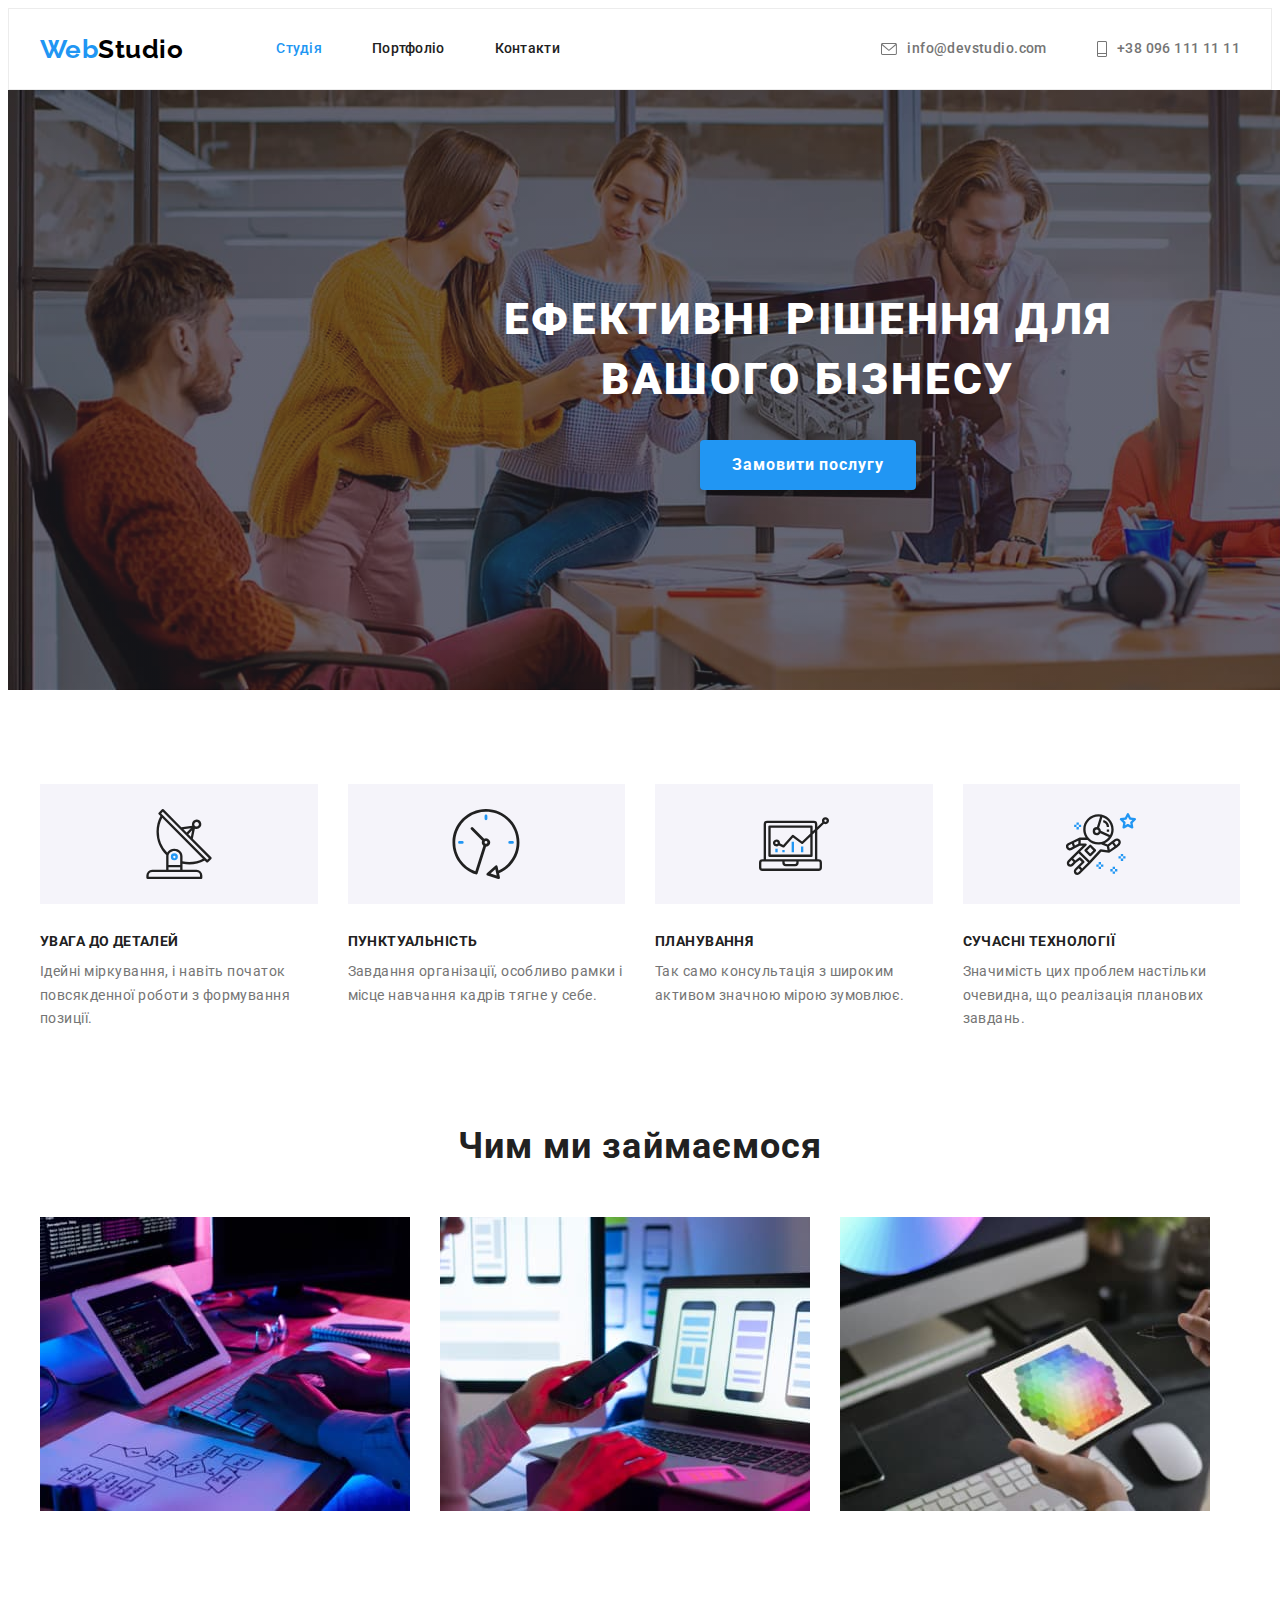
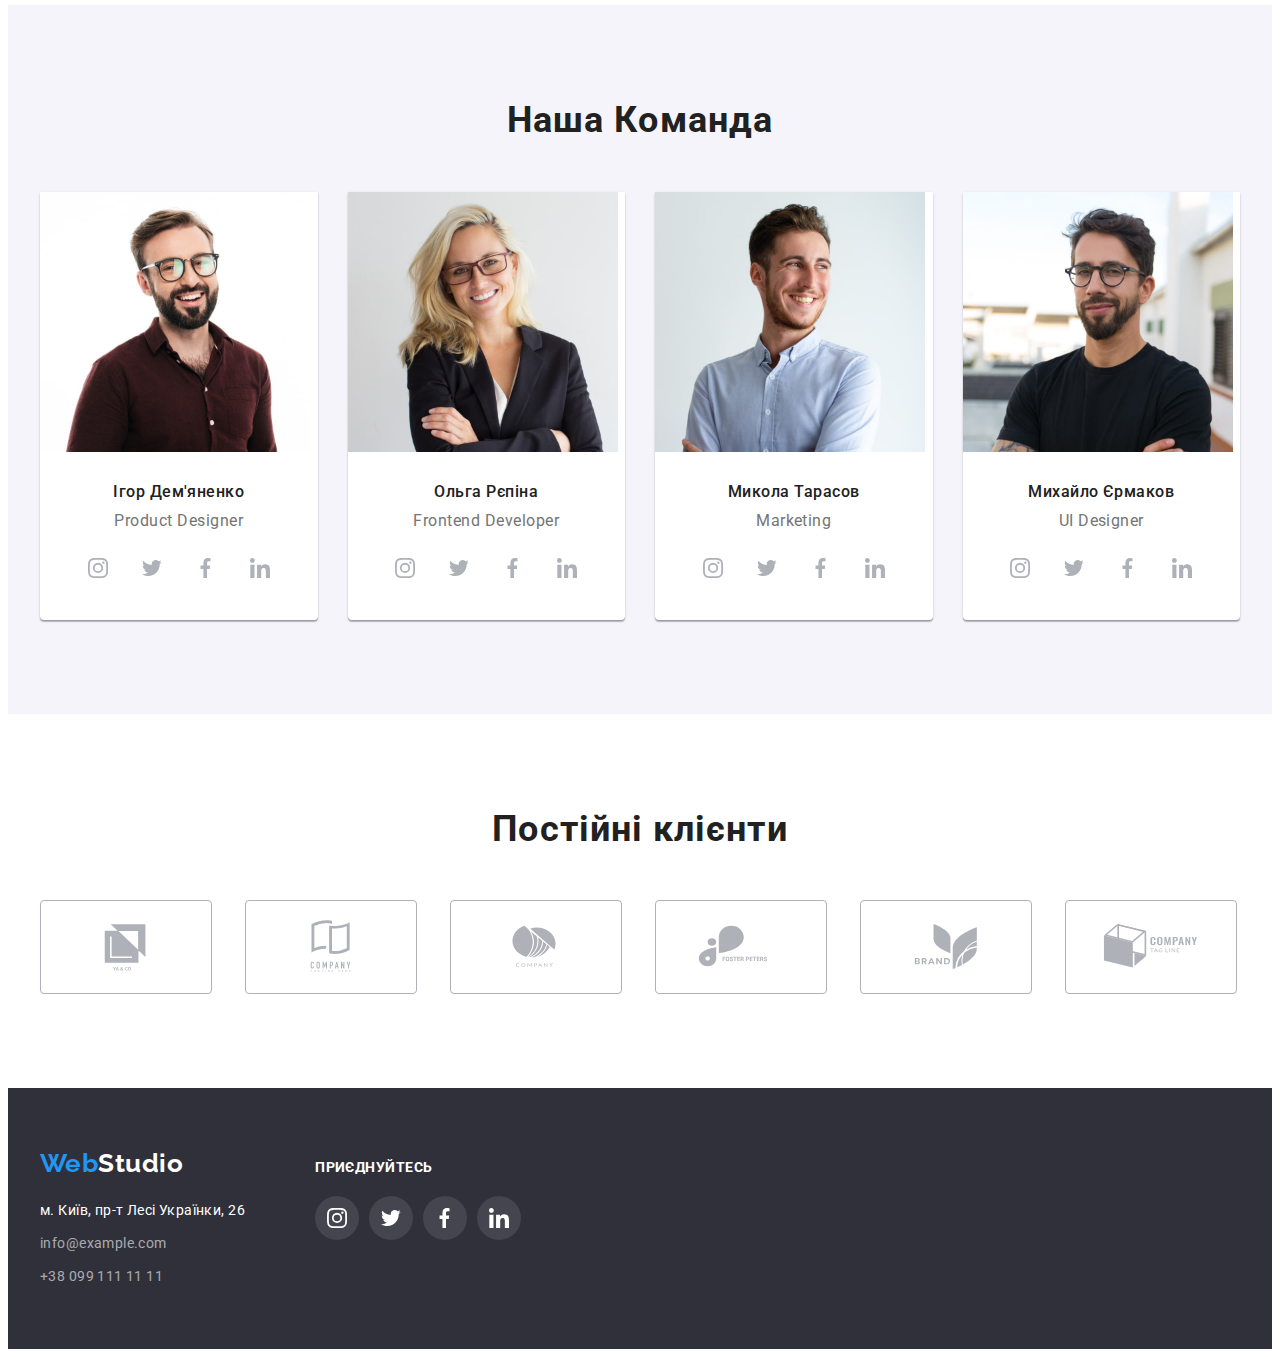
<file: index.html>
<!DOCTYPE html>
<html lang="uk">
  <head>
    <meta charset="UTF-8" />
    <meta http-equiv="X-UA-Compatible" content="IE=edge" />
    <meta name="viewport" content="width=#, initial-scale=1.0" />
    <title>Студія</title>
    <link rel="preconnect" href="https://fonts.googleapis.com">
<link rel="preconnect" href="https://fonts.gstatic.com" crossorigin>
<link href="https://fonts.googleapis.com/css2?family=Raleway:wght@700&family=Roboto:wght@400;500;700;900&display=swap" rel="stylesheet">
   <link rel="stylesheet" href="https://cdnjs.cloudflare.com/ajax/libs/modern-normalize/1.1.0/modern-normalize.min.css" integrity="sha512-wpPYUAdjBVSE4KJnH1VR1HeZfpl1ub8YT/NKx4PuQ5NmX2tKuGu6U/JRp5y+Y8XG2tV+wKQpNHVUX03MfMFn9Q==" crossorigin="anonymous" referrerpolicy="no-referrer" />
<link rel="stylesheet" href="./css/styles.css" />
    
  </head>
  <body class="body">
    <header class="header">
     <div class="main-nav container">
      <a class="logo-link decoration" href="index.html">Web<span class="logo-header decoration">Studio</span></a>
     <nav>
        <ul class="site-nav list">
          <li class="item"><a href="./index.html" class="site-nav-link current decoration">Студія</a></li>
          <li id="portfolio" class="item"><a href="./portfolio.html" class="site-nav-link decoration">Портфоліо</a></li>
          <li class="item"><a href="#" class="site-nav-link decoration">Контакти</a></li>
        </ul>
      </nav>
      <ul class="auth-nav list">
        <li class="item"><a href="mailto:info@devstudio.com" class="auth-nav-link decoration"><svg class="icon-nav" width="16" height="12"><use href="./images/svg/sprite.svg#icon-envelope"></use></svg>info@devstudio.com</a></li>
        <li class="item"><a href="tel:+380961111111" class="auth-nav-link decoration"><svg class="icon-nav" width="10" height="16"><use href="./images/svg/sprite.svg#icon-smartphone"></use></svg>+38 096 111 11 11</a></li>
      </ul>
      </div>
    </header>
   
    <main>
      <section class="hero">
        <h1 class="hero-title">Ефективні рішення для <br>вашого бізнесу</br></h1>
        <button type="button" class="button">Замовити послугу</button>
      </section>
      <section class="section">
        <div class="container">
        <h2 class="title hero-h2">Наші особливості</h2>
        <ul class="list features-list">
          <li class="text">
            <div class="logo-no">
              <svg width="70" height="70"><use href="./images/svg/sprite.svg#icon-antenna"></use></svg></div>
            <h3 class="feature">Увага до деталей</h3>
            <span class="feat"
              >Ідейні міркування, і навіть початок повсякденної роботи з формування позиції.</span
            >
          </li>
          <li class="text">
            <div class="logo-no"><svg width="70" height="70"><use href="./images/svg/sprite.svg#icon-clock"></use></svg></div>
            <h3 class="feature">Пунктуальність</h3>
            <span class="feat">
              Завдання організації, особливо рамки і місце навчання кадрів тягне у себе.</span
            >
          </li>
          <li class="text">
            <div class="logo-no"><svg width="70" height="70"><use href="./images/svg/sprite.svg#icon-diagram"></use></svg></div>
            <h3 class="feature">Планування</h3>
            <span class="feat">
              Так само консультація з широким активом значною мірою зумовлює.</span
            >
          </li>
          <li class="text">
            <div class="logo-no"><svg width="70" height="70"><use href="./images/svg/sprite.svg#icon-astronaut"></use></svg></div>
            <h3 class="feature">Сучасні технології</h3>
            <span class="feat">
              Значимість цих проблем настільки очевидна, що реалізація планових завдань.</span
            >
          </li>
        </ul>
        </div>
      </section>
      <section class="section what-we-do">
        <div class="container">
        <h2 class="title">Чим ми займаємося</h2>
        <ul class="list imgs-list">
          <li class="imgs"><img src="./images/img.jpg" alt="coding" width="370" /></li>
          <li class="imgs"><img src="./images/img-1.jpg" alt="phone set" width="370" /></li>
          <li class="imgs"><img src="./images/img-2.jpg" alt="web design" width="370" /></li>
        </ul>
        
        </div>
      </section>
      <section class="our-team section">
        
        <div class="container">
          <h2 class="title">Наша Команда</h2>
        <ul class="list our-team-list">
          <li class="background team">
            <img src="./images/img-3.jpg" alt="photo1" width="270" />
           <div class="team-container">
             <h3 class="who">Ігор Дем'яненко</h3>
            <p lang="en" class="about">Product Designer</p>
         <ul class="list team-contact-list">
                <li class="team-contact"><a href="#" class="decoration link-logo" ><svg class="icon" width="20" height="20"><use href="./images/svg/sprite.svg#icon-instagram"></use></svg></a></li>
                <li class="team-contact"><a href="#" class="decoration link-logo"><svg class="icon" width="20" height="20"><use href="./images/svg/sprite.svg#icon-twitter"></use></svg></a></li>
                <li class="team-contact"><a href="#" class="decoration link-logo"><svg class="icon" width="20" height="20"><use href="./images/svg/sprite.svg#icon-facebook"></use></svg></a></li>
                <li class="team-contact"><a href="#" class="decoration link-logo"><svg class="icon" width="20" height="20"><use href="./images/svg/sprite.svg#icon-linkedin"></use></svg></a></li>
              </ul>
            </div>
        </li>
            
          <li class="background team">
            <img src="./images/img-4.jpg" alt="photo2" width="270" />
           <div class="team-container"> <h3 class="who">Ольга Рєпіна</h3>
            <p lang="en" class="about">Frontend Developer</p>
            
              <ul class="list team-contact-list">
                <li class="team-contact"><a href="#" class="decoration link-logo"><svg class="icon" width="20" height="20"><use href="./images/svg/sprite.svg#icon-instagram"></use></svg></a></li>
                <li class="team-contact"><a href="#" class="decoration link-logo"><svg class="icon" width="20" height="20"><use href="./images/svg/sprite.svg#icon-twitter"></use></svg></a></li>
                <li class="team-contact"><a href="#" class="decoration link-logo"><svg class="icon" width="20" height="20"><use href="./images/svg/sprite.svg#icon-facebook"></use></svg></a></li>
                <li class="team-contact"><a href="#" class="decoration link-logo"><svg class="icon" width="20" height="20"><use href="./images/svg/sprite.svg#icon-linkedin"></use></svg></a></li>
              </ul>
          </div>
          </li>
          <li class="background team">
            <img src="./images/img-5.jpg" alt="photo3" width="270" />
            <div class="team-container"><h3 class="who">Микола Тарасов</h3>
            <p lang="en" class="about">Marketing</p>
              <ul class="list team-contact-list">
                <li class="team-contact"><a href="#" class="decoration link-logo"><svg class="icon" width="20" height="20"><use href="./images/svg/sprite.svg#icon-instagram"></use></svg></a></li>
                <li class="team-contact"><a href="#" class="decoration link-logo"><svg class="icon" width="20" height="20"><use href="./images/svg/sprite.svg#icon-twitter"></use></svg></a></li>
                <li class="team-contact"><a href="#" class="decoration link-logo"><svg class="icon" width="20" height="20"><use href="./images/svg/sprite.svg#icon-facebook"></use></svg></a></li>
                <li class="team-contact"><a href="#" class="decoration link-logo"><svg class="icon" width="20" height="20"><use href="./images/svg/sprite.svg#icon-linkedin"></use></svg></a></li>
              </ul>
              </div>
          </li>
          <li class="background team">
            <img src="./images/img-6.jpg" alt="photo4" width="270" />
            <div class="team-container"><h3 class="who">Михайло Єрмаков</h3>
            <p lang="en" class="about">UI Designer</p>
           <ul class="list team-contact-list">
                <li class="team-contact"><a href="#" class="decoration link-logo"><svg class="icon" width="20" height="20"><use href="./images/svg/sprite.svg#icon-instagram"></use></svg></a></li>
                <li class="team-contact"><a href="#" class="decoration link-logo"><svg class="icon" width="20" height="20"><use href="./images/svg/sprite.svg#icon-twitter"></use></svg></a></li>
                <li class="team-contact"><a href="#" class="decoration link-logo"><svg class="icon" width="20" height="20"><use href="./images/svg/sprite.svg#icon-facebook"></use></svg></a></li>
                <li class="team-contact"><a href="#" class="decoration link-logo"><svg class="icon" width="20" height="20"><use href="./images/svg/sprite.svg#icon-linkedin"></use></svg></a></li>
              </ul>
          </div>
          </li>
        </ul></div>
      
      </section>

    </main>
    <section class="section">
      <div class="container">
      <h2 class="title">Постійні клієнти</h2>
       <ul class="list our-clients">
       <li class="clients"><a href="#" class="decoration client-link"><svg class="client-icon icon"><use href="./images/svg/sprite.svg#icon-client-1"></use></svg></a></li>
       <li class="clients"><a href="#" class="decoration client-link"><svg class="client-icon icon"><use href="./images/svg/sprite.svg#icon-client-2"></use></svg></a></li>
       <li class="clients"><a href="#" class="decoration client-link"><svg class="client-icon icon"><use href="./images/svg/sprite.svg#icon-client-3"></use></svg></a></li>
       <li class="clients"><a href="#" class="decoration client-link"><svg class="client-icon icon"><use href="./images/svg/sprite.svg#icon-client-4"></use></svg></a></li>
       <li class="clients"><a href="#" class="decoration client-link"><svg class="client-icon icon"><use href="./images/svg/sprite.svg#icon-client-5"></use></svg></a></li>
       <li class="clients"><a href="#" class="decoration client-link"><svg class="client-icon icon"><use href="./images/svg/sprite.svg#icon-client-6"></use></svg></a></li>
       </ul>
      </div>
    </section>
     
      <footer class="footer">
      <div class="container footer-div">
        <div class="footer-nav">
        <a class="logo decoration" href="index.html">Web<span class="logo-head  decoration">Studio</span></a>
      <ul class="foot-nav list">
        <li class="foot-list">
          <a
            href=https://goo.gl/maps/ps1MHNvpvdkXfW2N9
            class="address decoration"
            >м. Київ, пр-т Лесі Українки, 26</a
          >
        </li>
        <li class="foot-list"><a href="mailto:info@example.com" class="mail-foot decoration">info@example.com</a></li>
        <li class="foot-list"><a href="tel:+380991111111" class="tell-foot decoration">+38 099 111 11 11</a></li>
        </ul>
     </div>
     <div class="footer-contacts">
      <h3 class="foot-title">приєднуйтесь</h3>
      <ul class="list foot-contact">
        <li class="foot-link"><a href="#" class="decoration link"><svg class="icon foot-icon" width="20" height="20"><use href="./images/svg/sprite.svg#icon-instagram"></use></svg></a></li>
        <li class="foot-link"><a href="#" class="decoration link"><svg class="icon foot-icon" width="20" height="20"><use href="./images/svg/sprite.svg#icon-twitter"></use></svg></a></li>
        <li class="foot-link"><a href="#" class="decoration link"><svg class="icon foot-icon" width="20" height="20"><use href="./images/svg/sprite.svg#icon-facebook"></use></svg></a></li>
        <li class="foot-link"><a href="#" class="decoration link"><svg class="icon foot-icon" width="20" height="20"><use href="./images/svg/sprite.svg#icon-linkedin"></use></svg></a></li>
      </ul>
     </div>
  </div>
    </footer>
    
  </body>
</html>
</file>
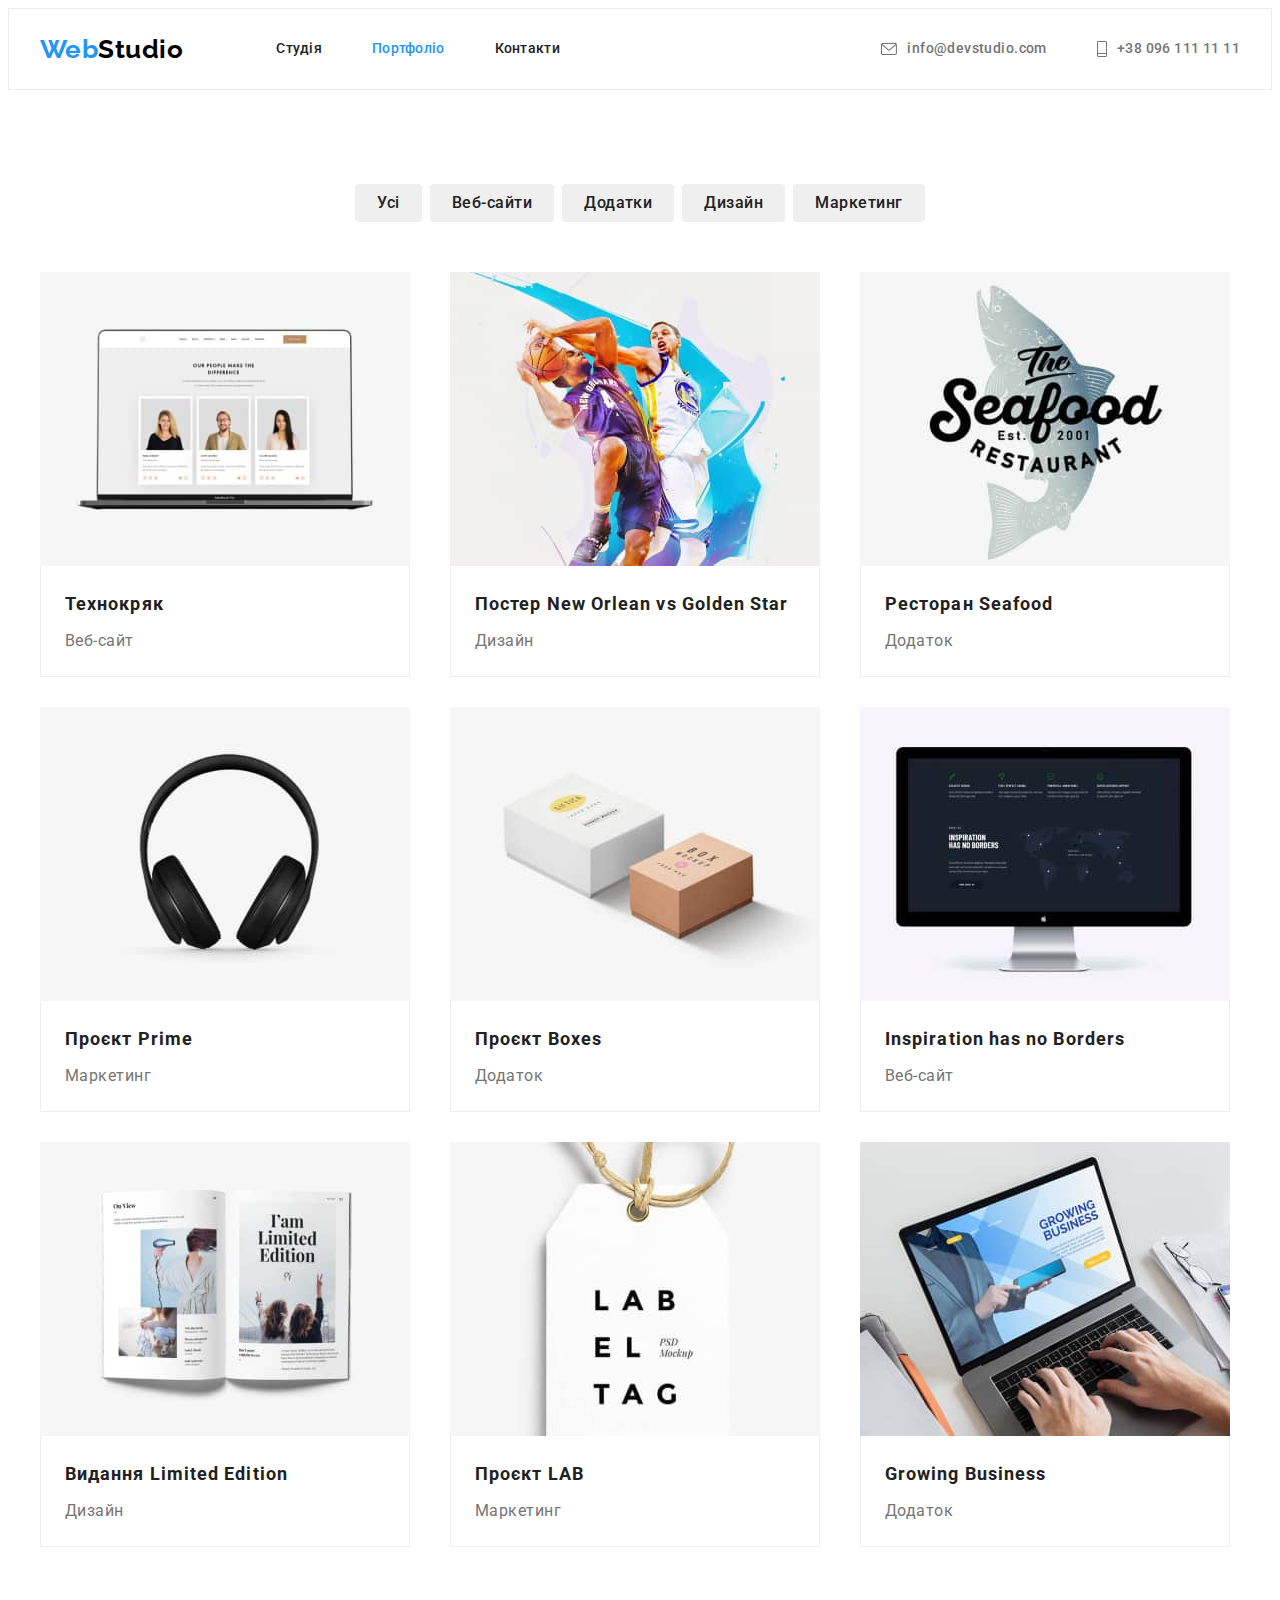
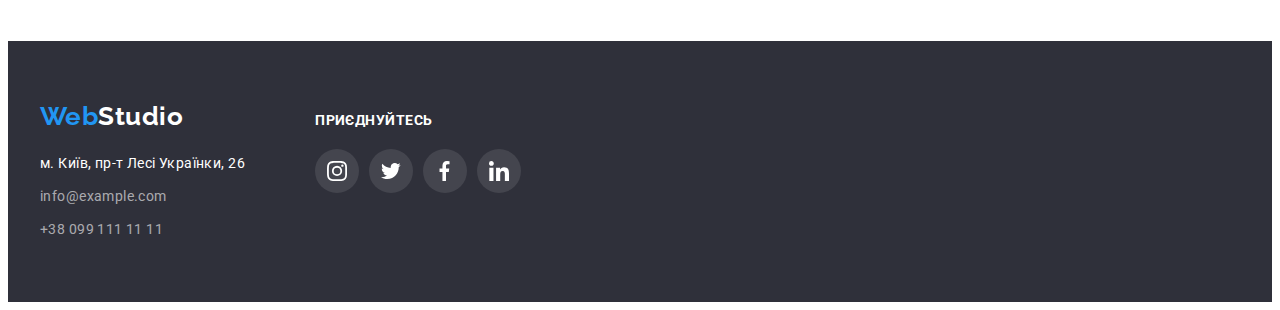
<file: portfolio.html>
<!DOCTYPE html>
<html lang="uk">
  <head>
    <meta charset="UTF-8" />
    <meta http-equiv="X-UA-Compatible" content="IE=edge" />
    <meta name="viewport" content="width=device-width, initial-scale=1.0" />
    <title>Портфоліо</title>
    <link rel="preconnect" href="https://fonts.googleapis.com">
<link rel="preconnect" href="https://fonts.gstatic.com" crossorigin>
<link href="https://fonts.googleapis.com/css2?family=Raleway:wght@700&family=Roboto:wght@400;500;700;900&display=swap" rel="stylesheet">
<link rel="stylesheet" href="https://cdnjs.cloudflare.com/ajax/libs/modern-normalize/1.1.0/modern-normalize.min.css" integrity="sha512-wpPYUAdjBVSE4KJnH1VR1HeZfpl1ub8YT/NKx4PuQ5NmX2tKuGu6U/JRp5y+Y8XG2tV+wKQpNHVUX03MfMFn9Q==" crossorigin="anonymous" referrerpolicy="no-referrer" />
<link rel="stylesheet" href="./css/styles.css" />
    
  </head>
  <body class="body">
    <header class="header">
      <div class="container main-nav">
      <a class="logo-link decoration" href="index.html">Web<span class="logo-header decoration">Studio</span></a>
      <nav>
        <ul class="site-nav list">
          <li class="item"><a href="./index.html" class="site-nav-link decoration">Студія</a></li>
          <li class="item"><a href="./portfolio.html" class="site-nav-link current decoration">Портфоліо</a></li>
          <li class="item"><a href="#" class="site-nav-link decoration">Контакти</a></li>
        </ul>
      </nav>
      <ul class="auth-nav list">
        <li class="item"><a href="mailto:info@devstudio.com" class="auth-nav-link decoration"><svg class="icon-nav" width="16" height="12"><use href="./images/svg/sprite.svg#icon-envelope"></use></svg>info@devstudio.com</a></li>
        <li class="item"><a href="tel:+380961111111" class="auth-nav-link decoration"><svg class="icon-nav" width="10" height="16"><use href="./images/svg/sprite.svg#icon-smartphone"></use></svg>+38 096 111 11 11</a></li>
      </ul>
      </div>
    </header>
    <main>
      <section class="section">
          <div class="container">
         <h1 class="hero-h2">Портфоліо</h1>
            <ul class="list button-list">
               <li class="buttons"><button type="button" class="button-log">Усі</button></li>
          <li class="buttons"><button type="button" class="button-log">Веб-сайти</button></li>
          <li class="buttons"><button type="button" class="button-log"> Додатки</button></li>
          <li class="buttons"><button type="button" class="button-log">Дизайн</button></li>
          <li class="buttons"><button type="button" class="button-log">Маркетинг</button></li>
        </ul></div>
      <div class="container">
        
        <ul class="list card-set">
          
          <li class="item">
           <a href="#" class="decoration cards"><img src="./images/portfolio/img.jpg" alt="технокряк" width="370" />
            <div class="p-card"><h2 class="p-title">Технокряк</h2>
            <p class="description">Веб-сайт</p></div></a> 
          </li>
          
          <li class="item">
            <a href="#" class="decoration cards"><img src="./images/portfolio/img-1.jpg" alt="Дизайн" width="370" />
            <div class="p-card"><h2 class="p-title">Постер New Orlean vs Golden Star</h2>
            <p class="description">Дизайн</p></div></a>
          </li>
          
          <li class="item">
            <a href="#" class="decoration cards"><img src="./images/portfolio/img-2.jpg" alt="Додаток" width="370" />
           <div class="p-card"><h2 class="p-title">Ресторан Seafood</h2>
            <p class="description">Додаток</p></div></a>
          </li>
          
          <li class="item">
            <a href="#" class="decoration cards"><img src="./images/portfolio/img-3.jpg" alt="Маркетинг" width="370" />
            <div class="p-card"><h2 class="p-title">Проєкт Prime</h2>
            <p class="description">Маркетинг</p></div></a>
          </li>
          
          <li class="item">
            <a href="#" class="decoration cards"><img src="./images/portfolio/img-4.jpg" alt="Додаток" width="370" />
            <div class="p-card"><h2 class="p-title">Проєкт Boxes</h2>
            <p class="description">Додаток</p></div></a>
          </li>
         
          <li class="item">
           <a href="#" class="decoration cards"> <img src="./images/portfolio/img-5.jpg" alt="Веб-сайт" width="370" />
            <div class="p-card"><h2 class="p-title">Inspiration has no Borders</h2>
            <p class="description">Веб-сайт</p></div></a>
          </li>
          
          <li class="item"> 
            <a href="#" class="decoration cards"><img src="./images/portfolio/img-6.jpg" alt="Дизайн" width="370" />
            <div class="p-card"><h2 class="p-title">Видання Limited Edition</h2>
            <p class="description">Дизайн</p></div></a>
          </li>
         
          <li class="item">
            <a href="#" class="decoration cards"><img src="./images/portfolio/img-7.jpg" alt="Маркетинг" width="370" />
            <div class="p-card"><h2 class="p-title">Проєкт LAB</h2>
            <p class="description">Маркетинг</p></div></a>
          </li>
          
          <li class="item">
            <a href="#" class="decoration cards"><img src="./images/portfolio/img-8.jpg" alt="Додаток" width="370" />
            <div class="p-card"><h2 class="p-title">Growing Business</h2>
            <p class="description">Додаток</p></div></a>
          </li>
        </ul>
        </div>
      </section>
    </main>
    <footer class="footer">
      <div class="container footer-div">
        <div class="footer-nav"><a class="logo decoration" href="index.html">Web<span class="logo-head  decoration">Studio</span></a>
      <ul class="foot-nav list">
        <li class="foot-list">
          <a
            href=https://goo.gl/maps/ps1MHNvpvdkXfW2N9
            class="address decoration"
            >м. Київ, пр-т Лесі Українки, 26</a
          >
        </li>
        <li class="foot-list"><a href="mailto:info@example.com" class="mail-foot decoration">info@example.com</a></li>
        <li class="foot-list"><a href="tel:+380991111111" class="tell-foot decoration">+38 099 111 11 11</a></li>
      </ul>
      </div>
      <div class="footer-contacts">
      <h3 class="foot-title">приєднуйтесь</h3>
      <ul class="list foot-contact">
        <li class="foot-link"><a href="#" class="decoration link"><svg class="icon foot-icon" width="20" height="20"><use href="./images/svg/sprite.svg#icon-instagram"></use></svg></a></li>
        <li class="foot-link"><a href="#" class="decoration link"><svg class="icon foot-icon" width="20" height="20"><use href="./images/svg/sprite.svg#icon-twitter"></use></svg></a></li>
        <li class="foot-link"><a href="#" class="decoration link"><svg class="icon foot-icon" width="20" height="20"><use href="./images/svg/sprite.svg#icon-facebook"></use></svg></a></li>
        <li class="foot-link"><a href="#" class="decoration link"><svg class="icon foot-icon" width="20" height="20"><use href="./images/svg/sprite.svg#icon-linkedin"></use></svg></a></li>
      </ul>
     </div>
     </div>
    </footer>
  </body>
</html>
</file>
<file: css/styles.css>
h1,
h2,
h3,
h4,
p {
  margin-top: 0;
  margin-bottom: 0;
}
ul {
  margin-top: 0;
  margin-bottom: 0;
  padding-left: 0;
}
img {
  display: block;
}
:root {
  
  --primary-text-color: #212121;
  --hover-logo-buttonfont-color: #2196f3;
  --text-color: #212121;
  --description-about-color: #757575;
  --card-set-gap:30px;
  --svg-color:#AFB1B8;
}
.body {
  background-color: #ffffff;
  color: var(--primary-text-color);
  font-family: 'Roboto', sans-serif;
  font-size: 16px;
  letter-spacing: 0.03em;
}
.decoration {
  text-decoration: none;
}
.list {
  list-style: none;
}
/*logo*/
.logo-link {
  color: var(--hover-logo-buttonfont-color);
  font-family: 'Raleway', sans-serif;
  font-weight: 700;
  font-size: 26px;
  line-height: 1.19;
}
.logo-header {
  color: #000000;
}
.container {
  width: 1200px;
  padding-left: 15px;
  padding-right: 15px;
  margin-left: auto;
  margin-right: auto;
}
.section {
  padding-top: 94px;
  padding-bottom: 94px;
}
.header{
  border: 1px solid #ECECEC;
}
.main-nav {
  display: flex;
  align-items: center;
}

/*site-nav*/

.site-nav {
  display: flex;
  margin-left: 93px;
}

.site-nav .item:not(:last-child) {
  margin-right: 50px;
}

.site-nav-link {
  display: block;
  padding-top: 32px;
  padding-bottom: 32px;

  font-family: 'Roboto', sans-serif;
  font-weight: 500;
  font-size: 14px;
  line-height: 1.14;
  letter-spacing: 0.02em;
  color: var(--text-color);
}
.site-nav-link.current {
  color: var(--hover-logo-buttonfont-color);
}
.site-nav-link:hover,
.site-nav-link:focus {
  color: var(--hover-logo-buttonfont-color);
}

.site-nav-link.current {
  color: var(--hover-logo-buttonfont-color);
}
/*auth-nav*/
.auth-nav {
  display: flex;
  margin-left: auto;
}
.auth-nav .item + .item {
  margin-left: 50px;
}
.auth-nav-link {
  color: var(--description-about-color);
  display: flex;
  justify-content: center;
  align-items: center;
  padding-top: 21px;
  padding-bottom: 21px;
  

  font-weight: 500;
  font-style: normal;
  font-size: 14px;
  line-height: 1.71;
  letter-spacing: 0.03em;
  color: var(--description-about-color);
}
.auth-nav-link:hover,
.auth-nav-link:focus
{
  color: var(--hover-logo-buttonfont-color);
  
}
.icon-nav{
  fill:currentColor;
  margin-right: 10px;
}
/*hero*/
.hero {
  padding-top: 200px;
  padding-bottom: 200px;
  margin-left: auto;
  margin-right: auto;
  width: 1600px;
  text-align: center;
  background-color: #2f303a;
  background-image: linear-gradient(rgba(47, 48, 58, 0.4),rgba(47, 48, 58, 0.4)), url(../images/Img-hw4.jpg);
  background-repeat: no-repeat;
  background-position: center;
  background-size: cover;
}
.hero-title {
  margin-bottom: 30px;
  font-weight: 900;
  font-size: 44px;
  line-height: 1.36;
  letter-spacing: 0.06em;
  text-transform: uppercase;
  color: #ffffff;
}
.button {
  min-width: 216px;
  padding: 10px 32px;
  cursor: pointer;
  background-color: var(--hover-logo-buttonfont-color);
  color: #ffffff;
  box-shadow: 0px 4px 4px rgba(0, 0, 0, 0.15);
  border: none;
  border-radius: 4px;
  text-align: center;
  font-weight: 700;
  font-family: 'Roboto', sans-serif;
  font-size: 16px;
  line-height: 1.875;
  letter-spacing: 0.06em;
}
.button:focus {
  color: #ffffff;
}
.button:hover {
  background-color: #188ce8;
}
/*features*/
.features-list {
  display: flex;
  margin-left: calc(-1 * var(--card-set-gap));
}
.features-list>.text{
  flex-basis: calc(100% / 3 - var(--card-set-gap));;
  margin-left:var(--card-set-gap);
}
 
.feature {
  margin-bottom: 10px;
  font-weight: 700;
  font-size: 14px;
  line-height: 1.14;
  letter-spacing: 0.03em;
  text-transform: uppercase;
}

.feat {
  color: var(--description-about-color);
  font-style: normal;
  font-size: 14px;
  line-height: 1.71;
}
.logo-no{
  display: flex;
  height: 120px;
  background-color: #f5f4fa;
  margin-bottom: 30px;
  align-items: center;
  justify-content: center;
}
.what-we-do{
  padding-top: 0;
}
.imgs-list {
  display: flex;
  
}
.imgs-list .imgs:not(:last-child) {
  margin-right: 30px;
}
/*title*/
.title {
  margin-bottom: 50px;
  font-weight: 700;
  font-size: 36px;
  line-height: 1.17;
  text-align: center;
  letter-spacing: 0.03em;
  color: var(--text-color);
}
.team-container {
  padding: 30px;
 }
.our-team {
  background-color: #f5f4fa;
  }
.our-team-list {
  display: flex;
  margin-left: calc(-1 * var(--card-set-gap));
}
.our-team-list > .team {
  flex-basis: calc(100% / 4 - var(--card-set-gap));
  margin-left: var(--card-set-gap);
}



.background {
  background-color: #ffffff;
  box-shadow: 0px 1px 3px rgba(0, 0, 0, 0.12), 0px 1px 1px rgba(0, 0, 0, 0.14), 0px 2px 1px rgba(0, 0, 0, 0.2);
  border-radius: 0px 0px 4px 4px;
}
.who {
  margin-bottom: 10px;
  font-weight: 500;
  font-size: 16px;
  line-height: 1.19;
  text-align: center;
  letter-spacing: 0.03em;
}
.about {
  font-weight: 400;
  font-size: 16px;
  line-height: 1.19;
  text-align: center;
  letter-spacing: 0.03em;
  color: var(--description-about-color);
  margin-bottom: 16px;
}
.team-contact-list {
  display: flex;
  align-items: center;
  justify-content: center;
  margin-right: calc(-1* 0px)
  }
.team-contact-list .team-contact+.team-contact{
   margin-left: 10px;
}

.link-logo {
  display: flex;
  justify-content: center;
  align-items: center;
  width: 44px;
  height: 44px;
  border-radius: 50%;
  color: var(--svg-color);
  
}

.link-logo:hover,
.link-logo:focus {
  color: white;
  background-color: var(--hover-logo-buttonfont-color);
}
.icon {
  fill: currentColor;

}
/* our clients */
.our-clients{
  display: flex;
  justify-content: center;
  align-items: center;
}
.client-link{
display: flex;
  justify-content: center;
  align-items: center;
  width: 170px;
  height: 92px;
  border: 1px solid;
  border-radius: 4px;
  color: var(--svg-color);
}
.client-icon{
  width: 106px;
  height: 60px;
  }
.client-link:hover,
.client-link:focus{
   color: var(--hover-logo-buttonfont-color);
}
.our-clients {
  margin-left: calc(-1 * var(--card-set-gap));
}

.our-clients>.clients {
  flex-basis: calc(100% / 6 - var(--card-set-gap));
  margin-left: var(--card-set-gap);
}

/*footer*/
.footer-div{
  display: flex;
  justify-content: baseline;
  align-items: baseline;
}
.footer-nav{
  
  margin-right: 70px;

}
.footer-contacts{
  width: 206px;
  height: 80px;
}
.footer {
  padding-top: 60px;
  padding-bottom: 60px;
background-color: #2f303a; 
}
.logo {
  color: #2196f3;
  font-family: 'Raleway';
  font-weight: 700;
  font-size: 26px;
  line-height: 1.19;
}
.logo-head {
  color: #ffffff;
}

.foot-nav .foot-list:not(:last-child) {
  margin-bottom: 9px;
}
.foot-nav {
  margin-top: 20px;
 }

.address {
  font-style: normal;
   font-size: 14px;
  line-height: 1.71;
  letter-spacing: 0.03em;

  color: #ffffff;
}
.address:hover,:focus{
  color: var(--hover-logo-buttonfont-color);
}
.mail-foot,
.tell-foot {
  font-style: normal;
  font-size: 14px;
  line-height: 1.71;
  letter-spacing: 0.03em;
  color: rgba(255, 255, 255, 0.6);
}
.mail-foot:hover,
.mail-foot:focus {
  color: var(--hover-logo-buttonfont-color);
}

.tell-foot:hover,
.tell-foot:focus {
  color: var(--hover-logo-buttonfont-color);
}
.foot-title{
  Font-size: 14px;
  line-height: 1.14;
  display: flex;
  justify-content: baseline;
  align-items: baseline;
  color: #FFFFFF;
  text-transform: uppercase;
  margin-bottom: 20px;
  }
  .foot-contact{
    display: flex;
  }
  .foot-contact .foot-link+.foot-link{
    margin-left: 10px;
  }
  .link{
    display: flex;
      justify-content: center;
      align-items: center;
      width: 44px;
      height: 44px;
      border-radius: 50px;
      color: #ffffff;
      background: rgba(255, 255, 255, 0.1);
  }
  .link:hover{
    background-color: var(--hover-logo-buttonfont-color);
  }
  
/*hero-portfolio*/
.hero-h2 {
        position: absolute;
        white-space: nowrap;
        width: 1px;
        height: 1px;
        overflow: hidden;
        border: 0;
        padding: 0;
        clip: rect(0 0 0 0);
        clip-path: inset(50%);
        margin: -1px;
    }
.button-list{
    display: flex;
    margin-bottom: 50px;
   justify-content: center;
   }   
.button-list .buttons+.buttons{
    margin-left: 8px;
}
.button-log {
    padding: 6px 22px;
    font-family: 'Roboto', sans-serif;
  font-weight: 500;
  font-size: 16px;
  line-height: 1.62;
  letter-spacing: 0.03em;
  border:none;
  border-radius: 4px;
  color: var(--text-color);
  cursor: pointer;
}
.button-log:hover,
.button-log:focus {
  font-family: 'Roboto', sans-serif;
  font-weight: 500;
  font-size: 16px;
  line-height: 1.62;
  text-align: center;
  letter-spacing: 0.03em;
  color: #ffffff;
  background: var(--hover-logo-buttonfont-color);
  cursor: pointer; 
  box-shadow: 0px 3px 1px rgba(0, 0, 0, 0.1), 0px 1px 2px rgba(0, 0, 0, 0.08), 0px 2px 2px rgba(0, 0, 0, 0.12);
}
/*Cards*/
.card-set{
  display: flex;
  flex-wrap: wrap;
  margin-top: calc(-1 * var(--card-set-gap));
  margin-left:calc(-1 * var(--card-set-gap));
}
.card-set > .item{
 flex-basis: calc(100% / 3 - var(--card-set-gap));
 margin-left: var(--card-set-gap);
 margin-top: var(--card-set-gap);
}
.p-card {
  padding: 20px 24px;
  border: 1px solid #EEEEEE;
  border-top: none;
}
.cards{
  display: inline-block;
}
.cards:hover,
.cards:focus{
  box-shadow: 0px 1px 1px rgba(0, 0, 0, 0.12), 0px 4px 4px rgba(0, 0, 0, 0.06), 1px 4px 6px rgba(0, 0, 0, 0.16);
}
.p-title {
    margin-bottom: 4px;
    font-weight: 700;
    font-size: 18px;
    line-height: 2;
    letter-spacing: 0.06em;
    color: var(--text-color);
}

.description {
  font-size: 16px;
  line-height: 1.875;
  letter-spacing: 0.03em;
  color: var(--description-about-color);
}
</file>
